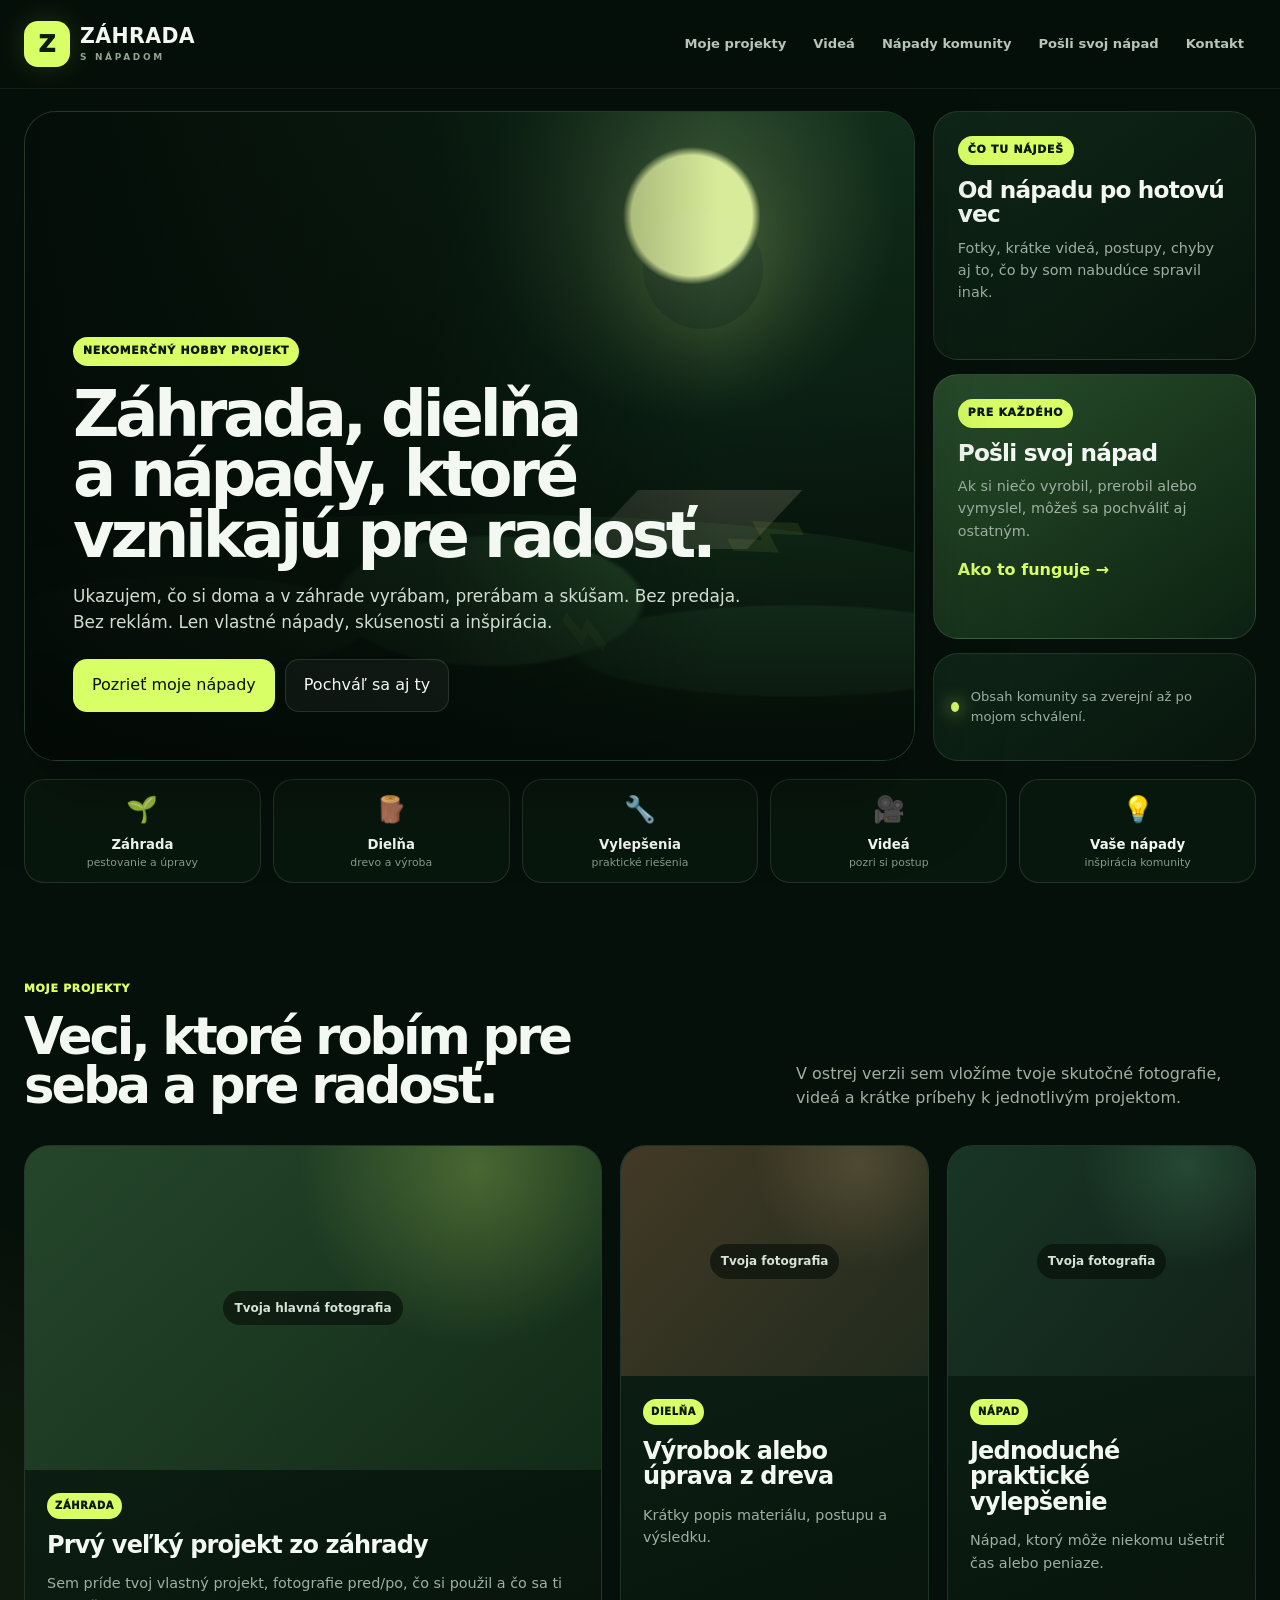
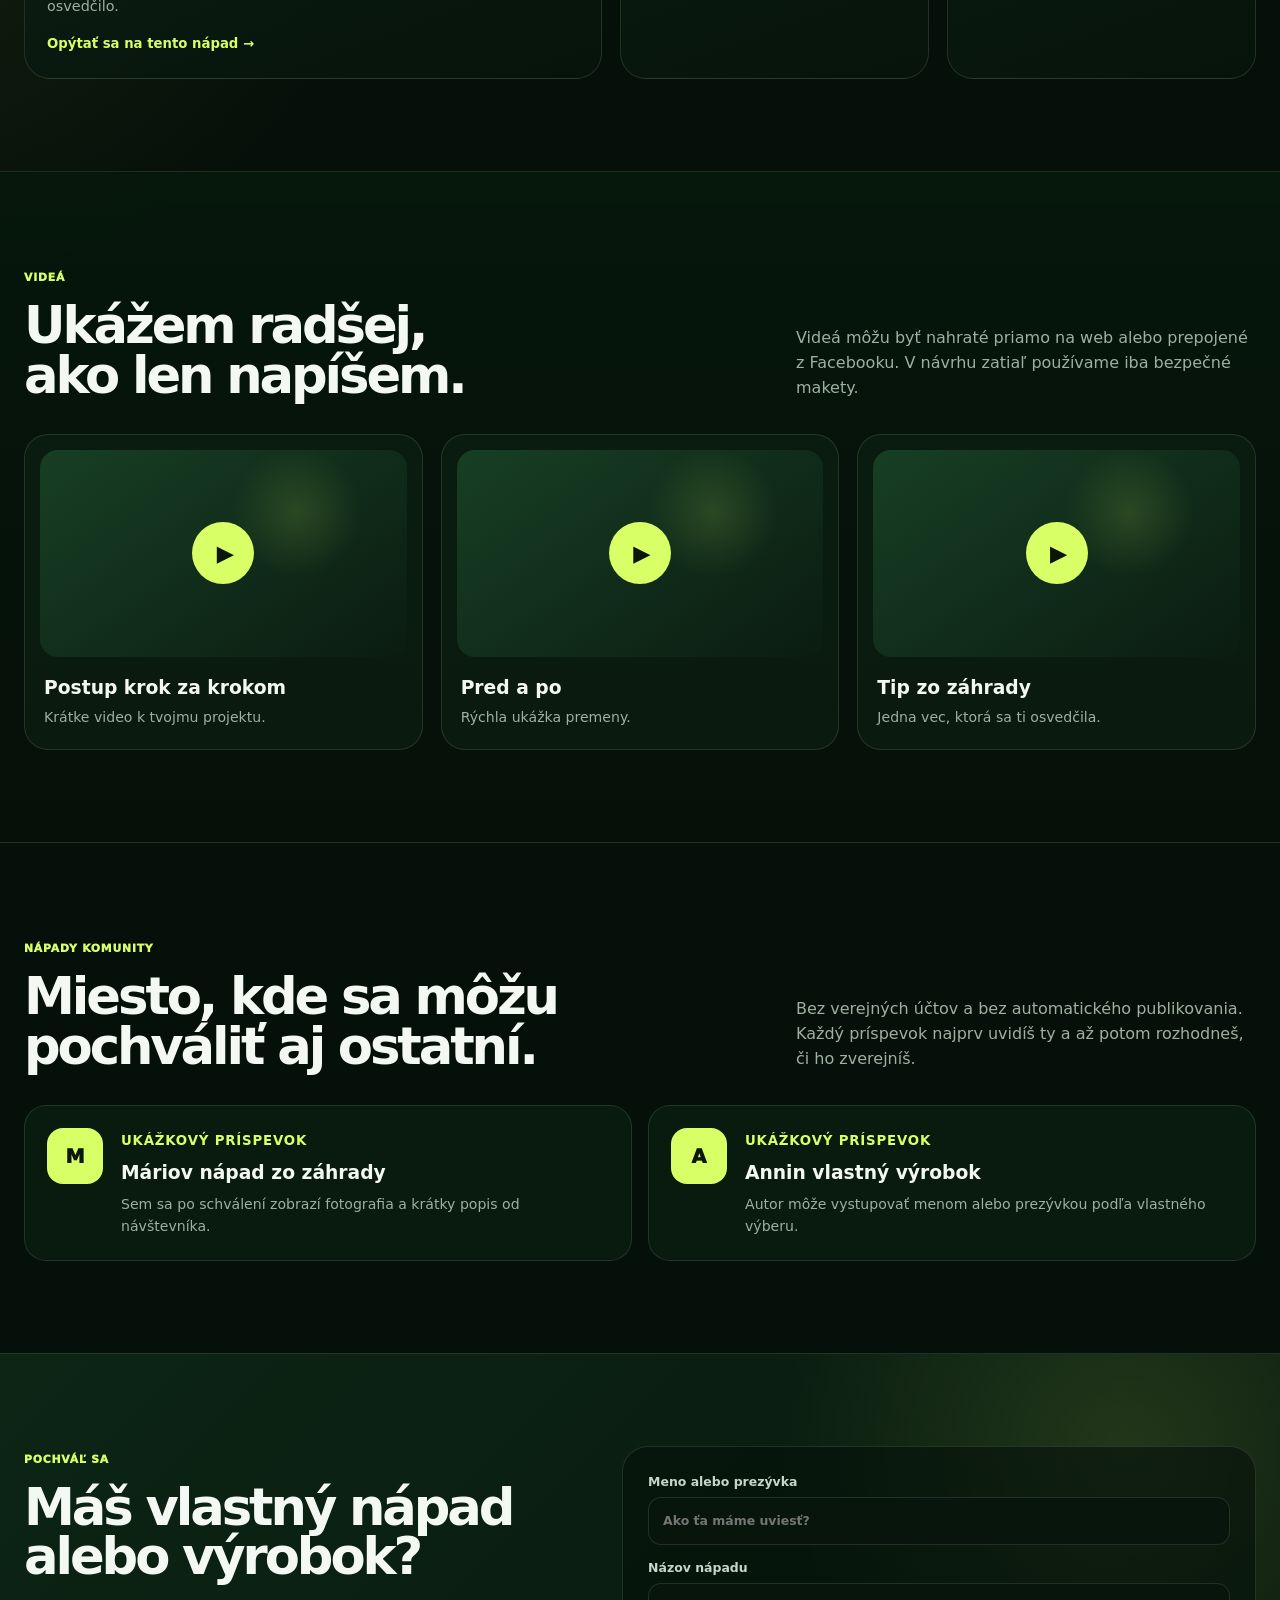
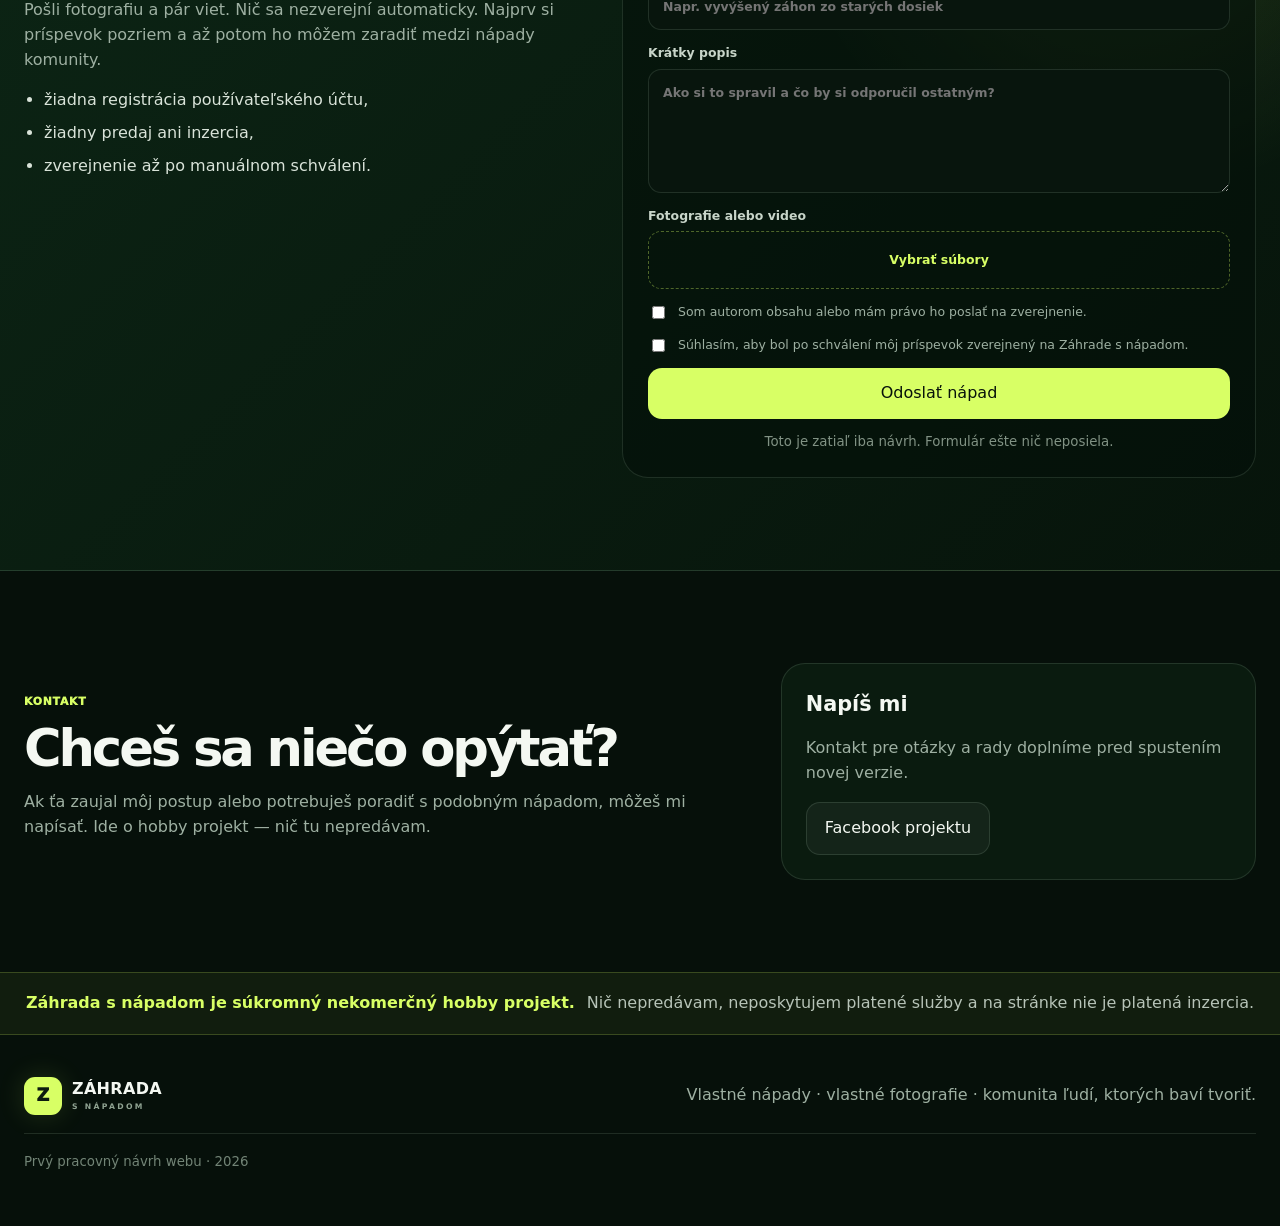
<file: index.html>
<!doctype html>
<html lang="sk">
<head>
  <meta charset="utf-8">
  <meta name="viewport" content="width=device-width,initial-scale=1,viewport-fit=cover">
  <meta name="description" content="Záhrada s nápadom — nekomerčný hobby projekt o záhrade, tvorení a nápadoch od ľudí pre ľudí.">
  <meta name="theme-color" content="#07110b">
  <meta name="robots" content="noindex,nofollow">
  <title>Záhrada s nápadom — od ľudí pre ľudí</title>
  <link rel="stylesheet" href="zahrada.css">
  <link rel="manifest" href="zahrada.webmanifest">
  <script src="zahrada.js" defer></script>
</head>
<body>
  <a class="skip" href="#obsah">Preskočiť na obsah</a>

  <header class="site-header">
    <div class="top container">
      <a class="brand" href="#domov" aria-label="Záhrada s nápadom domov">
        <span class="brand-mark">Z</span>
        <span class="brand-text"><strong>ZÁHRADA</strong><small>S NÁPADOM</small></span>
      </a>
      <nav class="desktop-nav" aria-label="Hlavná navigácia">
        <a href="#projekty">Moje projekty</a>
        <a href="#videa">Videá</a>
        <a href="#komunita">Nápady komunity</a>
        <a href="#posli">Pošli svoj nápad</a>
        <a href="#kontakt">Kontakt</a>
      </nav>
      <button class="menu" type="button" aria-expanded="false" aria-controls="mobile-nav">Menu ☰</button>
    </div>
    <nav id="mobile-nav" class="mobile-nav container" aria-label="Mobilná navigácia">
      <a href="#projekty">Moje projekty</a>
      <a href="#videa">Videá</a>
      <a href="#komunita">Nápady komunity</a>
      <a href="#posli">Pošli svoj nápad</a>
      <a href="#kontakt">Kontakt</a>
    </nav>
  </header>

  <main id="obsah">
    <section id="domov" class="hero container">
      <article class="hero-main">
        <div class="hero-art" aria-hidden="true">
          <span class="sun"></span>
          <span class="leaf leaf-a">⌁</span>
          <span class="leaf leaf-b">⌁</span>
          <span class="bench">▰</span>
        </div>
        <div class="hero-shade"></div>
        <div class="hero-copy">
          <span class="eyebrow">NEKOMERČNÝ HOBBY PROJEKT</span>
          <h1>Záhrada, dielňa a nápady, ktoré vznikajú pre radosť.</h1>
          <p>Ukazujem, čo si doma a v záhrade vyrábam, prerábam a skúšam. Bez predaja. Bez reklám. Len vlastné nápady, skúsenosti a inšpirácia.</p>
          <div class="hero-actions">
            <a class="btn primary" href="#projekty">Pozrieť moje nápady</a>
            <a class="btn ghost" href="#posli">Pochváľ sa aj ty</a>
          </div>
        </div>
      </article>

      <aside class="hero-side">
        <div class="side-card">
          <span class="label">ČO TU NÁJDEŠ</span>
          <h2>Od nápadu po hotovú vec</h2>
          <p>Fotky, krátke videá, postupy, chyby aj to, čo by som nabudúce spravil inak.</p>
        </div>
        <div class="side-card accent-card">
          <span class="label">PRE KAŽDÉHO</span>
          <h2>Pošli svoj nápad</h2>
          <p>Ak si niečo vyrobil, prerobil alebo vymyslel, môžeš sa pochváliť aj ostatným.</p>
          <a href="#posli">Ako to funguje →</a>
        </div>
        <div class="side-card compact">
          <span class="dot"></span>
          <p>Obsah komunity sa zverejní až po mojom schválení.</p>
        </div>
      </aside>
    </section>

    <section class="quick container" aria-label="Témy">
      <a href="#projekty"><span>🌱</span><b>Záhrada</b><small>pestovanie a úpravy</small></a>
      <a href="#projekty"><span>🪵</span><b>Dielňa</b><small>drevo a výroba</small></a>
      <a href="#projekty"><span>🔧</span><b>Vylepšenia</b><small>praktické riešenia</small></a>
      <a href="#videa"><span>🎥</span><b>Videá</b><small>pozri si postup</small></a>
      <a href="#komunita"><span>💡</span><b>Vaše nápady</b><small>inšpirácia komunity</small></a>
    </section>

    <section id="projekty" class="section container">
      <div class="section-head">
        <div>
          <span class="kicker">MOJE PROJEKTY</span>
          <h2>Veci, ktoré robím pre seba a pre radosť.</h2>
        </div>
        <p>V ostrej verzii sem vložíme tvoje skutočné fotografie, videá a krátke príbehy k jednotlivým projektom.</p>
      </div>

      <div class="project-grid">
        <article class="project-card featured">
          <div class="placeholder ph-garden"><span>Tvoja hlavná fotografia</span></div>
          <div class="project-body">
            <span class="tag">ZÁHRADA</span>
            <h3>Prvý veľký projekt zo záhrady</h3>
            <p>Sem príde tvoj vlastný projekt, fotografie pred/po, čo si použil a čo sa ti osvedčilo.</p>
            <a href="#kontakt">Opýtať sa na tento nápad →</a>
          </div>
        </article>
        <article class="project-card">
          <div class="placeholder ph-wood"><span>Tvoja fotografia</span></div>
          <div class="project-body">
            <span class="tag">DIELŇA</span>
            <h3>Výrobok alebo úprava z dreva</h3>
            <p>Krátky popis materiálu, postupu a výsledku.</p>
          </div>
        </article>
        <article class="project-card">
          <div class="placeholder ph-tool"><span>Tvoja fotografia</span></div>
          <div class="project-body">
            <span class="tag">NÁPAD</span>
            <h3>Jednoduché praktické vylepšenie</h3>
            <p>Nápad, ktorý môže niekomu ušetriť čas alebo peniaze.</p>
          </div>
        </article>
      </div>
    </section>

    <section id="videa" class="section band">
      <div class="container">
        <div class="section-head">
          <div>
            <span class="kicker">VIDEÁ</span>
            <h2>Ukážem radšej, ako len napíšem.</h2>
          </div>
          <p>Videá môžu byť nahraté priamo na web alebo prepojené z Facebooku. V návrhu zatiaľ používame iba bezpečné makety.</p>
        </div>
        <div class="video-grid">
          <article class="video-card"><div class="video-placeholder"><span>▶</span></div><h3>Postup krok za krokom</h3><p>Krátke video k tvojmu projektu.</p></article>
          <article class="video-card"><div class="video-placeholder"><span>▶</span></div><h3>Pred a po</h3><p>Rýchla ukážka premeny.</p></article>
          <article class="video-card"><div class="video-placeholder"><span>▶</span></div><h3>Tip zo záhrady</h3><p>Jedna vec, ktorá sa ti osvedčila.</p></article>
        </div>
      </div>
    </section>

    <section id="komunita" class="section container">
      <div class="section-head">
        <div>
          <span class="kicker">NÁPADY KOMUNITY</span>
          <h2>Miesto, kde sa môžu pochváliť aj ostatní.</h2>
        </div>
        <p>Bez verejných účtov a bez automatického publikovania. Každý príspevok najprv uvidíš ty a až potom rozhodneš, či ho zverejníš.</p>
      </div>
      <div class="community-grid">
        <article class="community-card"><div class="avatar">M</div><div><small>UKÁŽKOVÝ PRÍSPEVOK</small><h3>Máriov nápad zo záhrady</h3><p>Sem sa po schválení zobrazí fotografia a krátky popis od návštevníka.</p></div></article>
        <article class="community-card"><div class="avatar">A</div><div><small>UKÁŽKOVÝ PRÍSPEVOK</small><h3>Annin vlastný výrobok</h3><p>Autor môže vystupovať menom alebo prezývkou podľa vlastného výberu.</p></div></article>
      </div>
    </section>

    <section id="posli" class="section submit-band">
      <div class="container submit-grid">
        <div>
          <span class="kicker">POCHVÁĽ SA</span>
          <h2>Máš vlastný nápad alebo výrobok?</h2>
          <p>Pošli fotografiu a pár viet. Nič sa nezverejní automaticky. Najprv si príspevok pozriem a až potom ho môžem zaradiť medzi nápady komunity.</p>
          <ul>
            <li>žiadna registrácia používateľského účtu,</li>
            <li>žiadny predaj ani inzercia,</li>
            <li>zverejnenie až po manuálnom schválení.</li>
          </ul>
        </div>
        <form class="idea-form" id="idea-form">
          <label>Meno alebo prezývka<input type="text" name="name" placeholder="Ako ťa máme uviesť?"></label>
          <label>Názov nápadu<input type="text" name="title" placeholder="Napr. vyvýšený záhon zo starých dosiek"></label>
          <label>Krátky popis<textarea name="text" rows="5" placeholder="Ako si to spravil a čo by si odporučil ostatným?"></textarea></label>
          <label class="upload">Fotografie alebo video<input type="file" multiple accept="image/*,video/*"><span>Vybrať súbory</span></label>
          <label class="check"><input type="checkbox" required><span>Som autorom obsahu alebo mám právo ho poslať na zverejnenie.</span></label>
          <label class="check"><input type="checkbox" required><span>Súhlasím, aby bol po schválení môj príspevok zverejnený na Záhrade s nápadom.</span></label>
          <button type="submit" class="btn primary">Odoslať nápad</button>
          <small class="form-note">Toto je zatiaľ iba návrh. Formulár ešte nič neposiela.</small>
        </form>
      </div>
    </section>

    <section id="kontakt" class="section container contact">
      <div>
        <span class="kicker">KONTAKT</span>
        <h2>Chceš sa niečo opýtať?</h2>
        <p>Ak ťa zaujal môj postup alebo potrebuješ poradiť s podobným nápadom, môžeš mi napísať. Ide o hobby projekt — nič tu nepredávam.</p>
      </div>
      <div class="contact-card">
        <strong>Napíš mi</strong>
        <p>Kontakt pre otázky a rady doplníme pred spustením novej verzie.</p>
        <a class="btn ghost" href="https://www.facebook.com/objektiv24" rel="noopener noreferrer">Facebook projektu</a>
      </div>
    </section>

    <section class="noncommercial">
      <div class="container">
        <strong>Záhrada s nápadom je súkromný nekomerčný hobby projekt.</strong>
        <span>Nič nepredávam, neposkytujem platené služby a na stránke nie je platená inzercia.</span>
      </div>
    </section>
  </main>

  <footer class="footer container">
    <a class="brand small-brand" href="#domov"><span class="brand-mark">Z</span><span class="brand-text"><strong>ZÁHRADA</strong><small>S NÁPADOM</small></span></a>
    <p>Vlastné nápady · vlastné fotografie · komunita ľudí, ktorých baví tvoriť.</p>
    <small>Prvý pracovný návrh webu · 2026</small>
  </footer>
</body>
</html>
</file>
<file: zahrada.css>
:root{
  --bg:#06100a;--panel:#0b1d12;--panel2:#102719;--line:rgba(196,235,205,.13);
  --text:#f4f8f2;--muted:#9eb0a2;--accent:#d8ff65;--green:#70d98d;--max:1380px;
}
*{box-sizing:border-box}html{scroll-behavior:smooth}body{margin:0;background:
radial-gradient(850px 580px at 92% -8%,rgba(112,217,141,.14),transparent 62%),
radial-gradient(780px 560px at -10% 35%,rgba(216,255,101,.06),transparent 62%),var(--bg);
color:var(--text);font-family:Inter,ui-sans-serif,system-ui,-apple-system,"Segoe UI",sans-serif;line-height:1.55}
body:before{content:"";position:fixed;inset:0;z-index:-1;pointer-events:none;opacity:.24;
background-image:linear-gradient(rgba(255,255,255,.018) 1px,transparent 1px),linear-gradient(90deg,rgba(255,255,255,.018) 1px,transparent 1px);
background-size:48px 48px;mask-image:linear-gradient(#000,transparent 78%)}
a{color:inherit}.container{width:min(var(--max),calc(100% - 48px));margin:auto}.skip{position:absolute;left:-9999px}
.skip:focus{left:10px;top:10px;z-index:99;background:var(--accent);color:#0b140c;padding:10px 14px;border-radius:10px}
.site-header{position:sticky;top:0;z-index:50;border-bottom:1px solid rgba(255,255,255,.055);background:rgba(6,16,10,.76);backdrop-filter:blur(28px)}
.top{min-height:88px;display:flex;align-items:center;gap:26px}.brand{display:inline-flex;align-items:center;gap:10px;text-decoration:none}
.brand-mark{display:grid;place-items:center;width:46px;height:46px;border-radius:14px;background:var(--accent);color:#0c1b0f;font-size:1.45rem;font-weight:950;box-shadow:0 0 28px rgba(216,255,101,.14)}
.brand-text{display:flex;flex-direction:column;line-height:.95}.brand-text strong{font-size:1.28rem;letter-spacing:.02em}.brand-text small{margin-top:7px;font-size:.56rem;letter-spacing:.3em;color:#91a493;font-weight:900}
.desktop-nav{margin-left:auto;display:flex;gap:3px}.desktop-nav a,.mobile-nav a{text-decoration:none;color:#b6c5b8;padding:9px 12px;border-radius:10px;font-size:.82rem;font-weight:750}
.desktop-nav a:hover{background:rgba(255,255,255,.06);color:#fff}.menu{display:none;margin-left:auto;border:1px solid var(--line);background:#0b1c12;color:white;border-radius:999px;padding:10px 14px;font-weight:800}
.mobile-nav{display:none;padding-bottom:14px}.mobile-nav.is-open{display:grid;grid-template-columns:repeat(2,minmax(0,1fr));gap:7px}
.mobile-nav a{border:1px solid var(--line);background:rgba(255,255,255,.025)}
.hero{display:grid;grid-template-columns:minmax(0,2.15fr) minmax(310px,.78fr);gap:18px;padding-top:22px}
.hero-main{position:relative;min-height:650px;border:1px solid var(--line);border-radius:32px;overflow:hidden;background:#0b2012;box-shadow:0 30px 90px rgba(0,0,0,.3)}
.hero-art{position:absolute;inset:0;background:
radial-gradient(circle at 75% 16%,rgba(236,255,170,.95) 0 7%,rgba(236,255,170,.15) 8%,transparent 24%),
linear-gradient(165deg,#173b22 0%,#0c2415 48%,#09160e 100%)}
.hero-art:before{content:"";position:absolute;left:-7%;right:-7%;bottom:-10%;height:48%;background:
radial-gradient(ellipse at 22% 35%,#2b5b34 0 16%,transparent 17%),
radial-gradient(ellipse at 52% 28%,#39703f 0 20%,transparent 21%),
radial-gradient(ellipse at 82% 44%,#244e2d 0 18%,transparent 19%),
linear-gradient(170deg,#183d21,#0d2113);border-radius:50% 50% 0 0/24% 24% 0 0}
.sun{position:absolute;right:17%;top:15%;width:120px;height:120px;border-radius:50%;box-shadow:0 0 90px rgba(216,255,101,.16)}
.leaf{position:absolute;font-size:9rem;color:rgba(216,255,101,.14);font-weight:200;transform:rotate(-28deg)}.leaf-a{right:12%;bottom:18%}.leaf-b{right:32%;bottom:3%;transform:rotate(22deg) scale(.7)}
.bench{position:absolute;right:18%;bottom:20%;font-size:10rem;color:rgba(240,225,190,.22);transform:scaleX(1.8)}
.hero-shade{position:absolute;inset:0;background:linear-gradient(90deg,rgba(3,10,6,.94) 0%,rgba(3,10,6,.68) 46%,rgba(3,10,6,.04) 78%),linear-gradient(0deg,rgba(3,10,6,.9),transparent 58%)}
.hero-copy{position:absolute;left:0;bottom:0;padding:48px;max-width:820px}.eyebrow,.kicker,.label,.tag{display:inline-flex;color:#0c180d;background:var(--accent);font-size:.68rem;font-weight:950;padding:6px 10px;border-radius:999px;letter-spacing:.07em}
.hero h1{font-size:clamp(2.8rem,5vw,5.4rem);line-height:.94;letter-spacing:-.065em;margin:18px 0;max-width:820px;text-wrap:balance}
.hero-copy p{font-size:1.06rem;color:#d2ddd2;max-width:680px}.hero-actions{display:flex;gap:10px;flex-wrap:wrap;margin-top:24px}.btn{display:inline-flex;align-items:center;justify-content:center;text-decoration:none;border-radius:14px;padding:13px 18px;font-weight:900;border:1px solid transparent;cursor:pointer;font:inherit}
.btn.primary{background:var(--accent);color:#07120a}.btn.ghost{border-color:var(--line);background:rgba(255,255,255,.045);color:#f4f8f2}
.hero-side{display:grid;gap:14px}.side-card{border:1px solid var(--line);border-radius:25px;padding:24px;background:linear-gradient(145deg,rgba(16,39,25,.94),rgba(8,22,13,.9))}
.side-card h2{font-size:1.45rem;line-height:1.05;margin:13px 0 10px;letter-spacing:-.035em}.side-card p{margin:0;color:var(--muted);font-size:.9rem}.side-card a{display:inline-block;margin-top:16px;color:var(--accent);text-decoration:none;font-weight:900}
.accent-card{background:linear-gradient(145deg,rgba(46,88,48,.88),rgba(12,34,18,.95))}.compact{display:flex;align-items:center;gap:12px;padding:17px}.compact p{font-size:.82rem}.dot{width:10px;height:10px;border-radius:50%;background:var(--accent);box-shadow:0 0 18px var(--accent)}
.quick{display:grid;grid-template-columns:repeat(5,1fr);gap:12px;padding-top:18px}.quick a{min-height:104px;border:1px solid var(--line);border-radius:20px;background:rgba(10,27,16,.72);display:flex;flex-direction:column;align-items:center;justify-content:center;text-decoration:none;transition:.25s}
.quick a:hover{transform:translateY(-4px);border-color:rgba(216,255,101,.44)}.quick a span{font-size:1.6rem}.quick b{font-size:.83rem;margin-top:5px}.quick small{color:#879b89;font-size:.68rem}
.section{padding-top:92px;padding-bottom:92px}.section-head{display:flex;justify-content:space-between;align-items:end;gap:40px;margin-bottom:34px}.section-head>div{max-width:780px}.section-head h2,.submit-grid h2,.contact h2{font-size:clamp(2.45rem,4vw,4.5rem);line-height:.97;letter-spacing:-.06em;margin:12px 0 0;text-wrap:balance}.section-head>p{max-width:460px;color:var(--muted);margin:0}
.kicker{background:transparent;color:var(--accent);padding:0}.project-grid{display:grid;grid-template-columns:1.45fr .775fr .775fr;gap:18px}.project-card{border:1px solid var(--line);border-radius:26px;overflow:hidden;background:linear-gradient(160deg,rgba(16,39,25,.88),rgba(7,20,12,.92))}
.placeholder{aspect-ratio:4/3;display:grid;place-items:center;position:relative;overflow:hidden}.placeholder:before{content:"";position:absolute;inset:-25%;background:radial-gradient(circle at 70% 24%,rgba(216,255,101,.24),transparent 25%),linear-gradient(135deg,rgba(90,145,91,.36),rgba(19,53,27,.5));transform:rotate(-4deg)}
.ph-wood:before{background:radial-gradient(circle at 70% 24%,rgba(245,208,143,.15),transparent 25%),linear-gradient(135deg,#4b3d28,#18271b)}.ph-tool:before{background:radial-gradient(circle at 70% 24%,rgba(125,223,159,.16),transparent 25%),linear-gradient(135deg,#193a27,#111d17)}
.placeholder span{z-index:1;color:#d6e2d5;font-weight:800;background:rgba(5,14,8,.62);padding:8px 11px;border-radius:999px;font-size:.75rem}.featured .placeholder{aspect-ratio:16/9}.project-body{padding:22px}.project-body h3{font-size:1.5rem;line-height:1.06;letter-spacing:-.035em;margin:14px 0 8px}.project-body p{color:var(--muted);font-size:.9rem}.project-body a{color:var(--accent);text-decoration:none;font-weight:900;font-size:.83rem}.tag{font-size:.62rem;padding:5px 8px}
.band{background:linear-gradient(180deg,rgba(7,24,13,.88),rgba(5,16,9,.92));border-block:1px solid var(--line)}.video-grid{display:grid;grid-template-columns:repeat(3,1fr);gap:18px}.video-card{border:1px solid var(--line);border-radius:24px;padding:15px;background:rgba(12,31,18,.76)}.video-placeholder{aspect-ratio:16/9;border-radius:18px;background:radial-gradient(circle at 70% 30%,rgba(216,255,101,.13),transparent 22%),linear-gradient(145deg,#173f24,#0b1c11);display:grid;place-items:center}.video-placeholder span{width:62px;height:62px;border-radius:50%;display:grid;place-items:center;background:var(--accent);color:#0a150c;font-size:1.4rem;padding-left:4px}.video-card h3{margin:16px 4px 5px}.video-card p{margin:0 4px 6px;color:var(--muted);font-size:.88rem}
.community-grid{display:grid;grid-template-columns:repeat(2,1fr);gap:16px}.community-card{display:flex;gap:18px;border:1px solid var(--line);border-radius:22px;padding:22px;background:rgba(12,31,18,.72)}.avatar{width:56px;height:56px;flex:none;border-radius:16px;background:var(--accent);color:#0b170d;font-weight:950;display:grid;place-items:center;font-size:1.2rem}.community-card small{color:var(--accent);font-weight:900;letter-spacing:.06em}.community-card h3{margin:5px 0 7px}.community-card p{margin:0;color:var(--muted);font-size:.88rem}
.submit-band{background:radial-gradient(circle at 88% 12%,rgba(216,255,101,.12),transparent 26%),linear-gradient(135deg,#0c2515,#07140b);border-block:1px solid var(--line)}.submit-grid{display:grid;grid-template-columns:.92fr 1.08fr;gap:58px;align-items:start}.submit-grid>div>p{color:var(--muted);font-size:1rem}.submit-grid ul{padding-left:20px;color:#d9e3d9}.submit-grid li{margin:8px 0}.idea-form{display:grid;gap:13px;padding:25px;border:1px solid var(--line);border-radius:26px;background:rgba(5,16,9,.58)}.idea-form label{display:grid;gap:6px;font-size:.78rem;color:#c8d5c9;font-weight:800}.idea-form input[type=text],.idea-form textarea{width:100%;border:1px solid var(--line);background:#08150d;color:white;border-radius:13px;padding:13px 14px;font:inherit;outline:none}.idea-form input:focus,.idea-form textarea:focus{border-color:rgba(216,255,101,.45);box-shadow:0 0 0 4px rgba(216,255,101,.05)}.upload input{display:none}.upload span{border:1px dashed rgba(216,255,101,.35);border-radius:13px;padding:18px;text-align:center;color:var(--accent);cursor:pointer}.check{display:flex!important;grid-template-columns:auto 1fr!important;align-items:start;gap:10px!important;font-weight:500!important;color:var(--muted)!important}.check input{margin-top:4px}.idea-form button{border:0}.form-note{color:#819284;text-align:center}
.contact{display:grid;grid-template-columns:1.2fr .8fr;gap:44px;align-items:center}.contact>div>p{color:var(--muted);max-width:720px}.contact-card{border:1px solid var(--line);border-radius:24px;padding:24px;background:rgba(12,31,18,.75)}.contact-card strong{font-size:1.3rem}.contact-card p{color:var(--muted)}.noncommercial{border-block:1px solid rgba(216,255,101,.2);background:rgba(216,255,101,.055);padding:18px 0}.noncommercial .container{display:flex;justify-content:center;gap:12px;flex-wrap:wrap;text-align:center}.noncommercial strong{color:var(--accent)}.noncommercial span{color:#b7c4b8}
.footer{padding:42px 0 54px;display:grid;grid-template-columns:1fr auto;gap:18px;align-items:center}.small-brand .brand-mark{width:38px;height:38px;border-radius:11px;font-size:1.1rem}.small-brand .brand-text strong{font-size:1rem}.small-brand .brand-text small{font-size:.48rem}.footer p{color:var(--muted);margin:0;text-align:right}.footer>small{grid-column:1/-1;border-top:1px solid var(--line);padding-top:18px;color:#728476}
@media(max-width:1050px){.desktop-nav{display:none}.menu{display:block}.hero{grid-template-columns:1fr}.hero-side{grid-template-columns:repeat(3,1fr)}.project-grid{grid-template-columns:1fr 1fr}.project-card.featured{grid-column:1/-1}.submit-grid{gap:30px}.quick{grid-template-columns:repeat(3,1fr)}}
@media(max-width:720px){.container{width:min(100% - 24px,var(--max))}.top{min-height:76px}.brand-mark{width:42px;height:42px}.brand-text strong{font-size:1.05rem}.brand-text small{font-size:.48rem;letter-spacing:.23em}.hero{padding-top:12px}.hero-main{min-height:570px;border-radius:24px}.hero-copy{padding:24px 20px}.hero h1{font-size:clamp(2.25rem,11vw,3.55rem)}.hero-copy p{font-size:.92rem}.hero-side{grid-template-columns:1fr}.quick{grid-template-columns:repeat(2,1fr)}.quick a:last-child{grid-column:1/-1}.section{padding-top:68px;padding-bottom:68px}.section-head{display:block}.section-head>p{margin-top:16px}.section-head h2,.submit-grid h2,.contact h2{font-size:clamp(2.2rem,10vw,3.2rem)}.project-grid,.video-grid,.community-grid,.submit-grid,.contact{grid-template-columns:1fr}.featured .placeholder{aspect-ratio:4/3}.idea-form{padding:18px}.footer{grid-template-columns:1fr}.footer p{text-align:left}.mobile-nav.is-open{grid-template-columns:1fr 1fr}}
@media(max-width:390px){.mobile-nav.is-open{grid-template-columns:1fr}.hero-main{min-height:600px}.hero-actions{display:grid}.hero-actions .btn{width:100%}}
</file>
